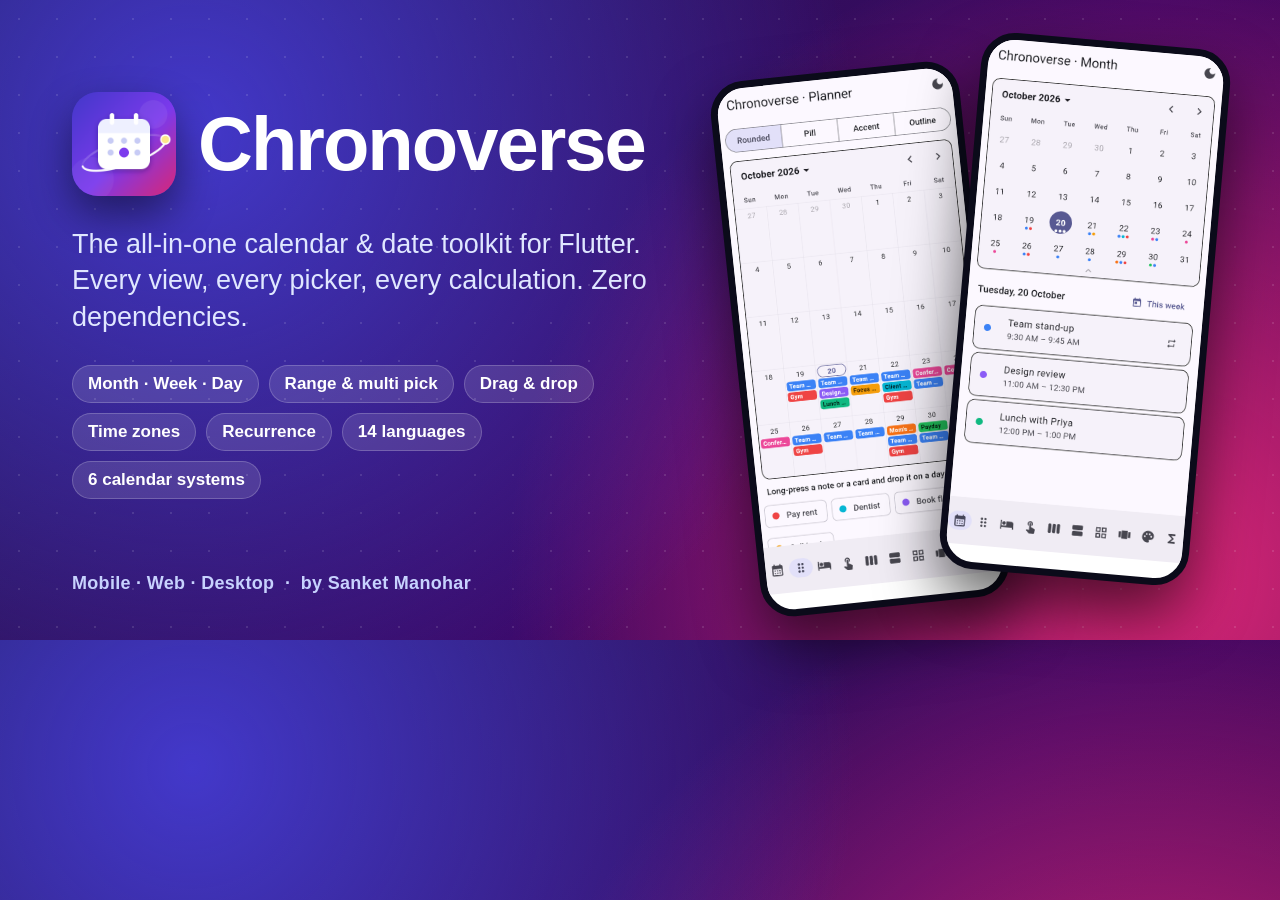
<file: doc/brand/banner.html>
<!doctype html>
<html><head><meta charset="utf-8"><style>
*{box-sizing:border-box;margin:0;padding:0}
body{width:1280px;height:640px;font-family:'Inter',sans-serif;overflow:hidden;
 background:radial-gradient(circle at 15% 20%,#4338CA 0,transparent 55%),radial-gradient(circle at 90% 90%,#DB2777 0,transparent 50%),linear-gradient(135deg,#1E1B4B,#3B0764 60%,#4A044E);color:#fff;position:relative}
.stars{position:absolute;inset:0;background-image:radial-gradient(#ffffff55 1px,transparent 1px);background-size:38px 38px;opacity:.35}
.left{position:absolute;left:72px;top:92px;width:600px}
.brand{display:flex;align-items:center;gap:22px}
.brand img{width:104px;height:104px;border-radius:26px;box-shadow:0 18px 40px #0007}
h1{font-size:76px;font-weight:800;letter-spacing:-2px;line-height:1}
.tag{margin-top:30px;font-size:27px;line-height:1.35;color:#E0E7FF;font-weight:500}
.pills{margin-top:30px;display:flex;flex-wrap:wrap;gap:10px;width:560px}
.pill{padding:8px 15px;border-radius:999px;background:#ffffff1f;border:1px solid #ffffff33;font-size:17px;font-weight:600}
.foot{position:absolute;left:72px;bottom:46px;font-size:18px;color:#C7D2FE;font-weight:600;letter-spacing:.3px}
.phone{position:absolute;width:250px;height:538px;border-radius:34px;overflow:hidden;border:7px solid #0B0B1A;box-shadow:0 30px 60px #0009;background:#fff}
.phone img{width:100%;display:block}
.p1{left:735px;top:70px;transform:rotate(-6deg)}
.p2{left:960px;top:40px;transform:rotate(5deg)}
</style></head><body><div class="stars"></div>
<div class="left">
 <div class="brand"><img src="logo.png"><h1>Chronoverse</h1></div>
 <div class="tag">The all-in-one calendar &amp; date toolkit for Flutter. Every view, every picker, every calculation. Zero dependencies.</div>
 <div class="pills"><span class="pill">Month · Week · Day</span><span class="pill">Range &amp; multi pick</span><span class="pill">Drag &amp; drop</span><span class="pill">Time zones</span><span class="pill">Recurrence</span><span class="pill">14 languages</span><span class="pill">6 calendar systems</span></div>
</div>
<div class="foot">Mobile · Web · Desktop &nbsp;·&nbsp; by Sanket Manohar</div>
<div class="phone p1"><img src="../screenshots/planner.png"></div>
<div class="phone p2"><img src="../screenshots/month.png"></div>
</body></html>
</file>
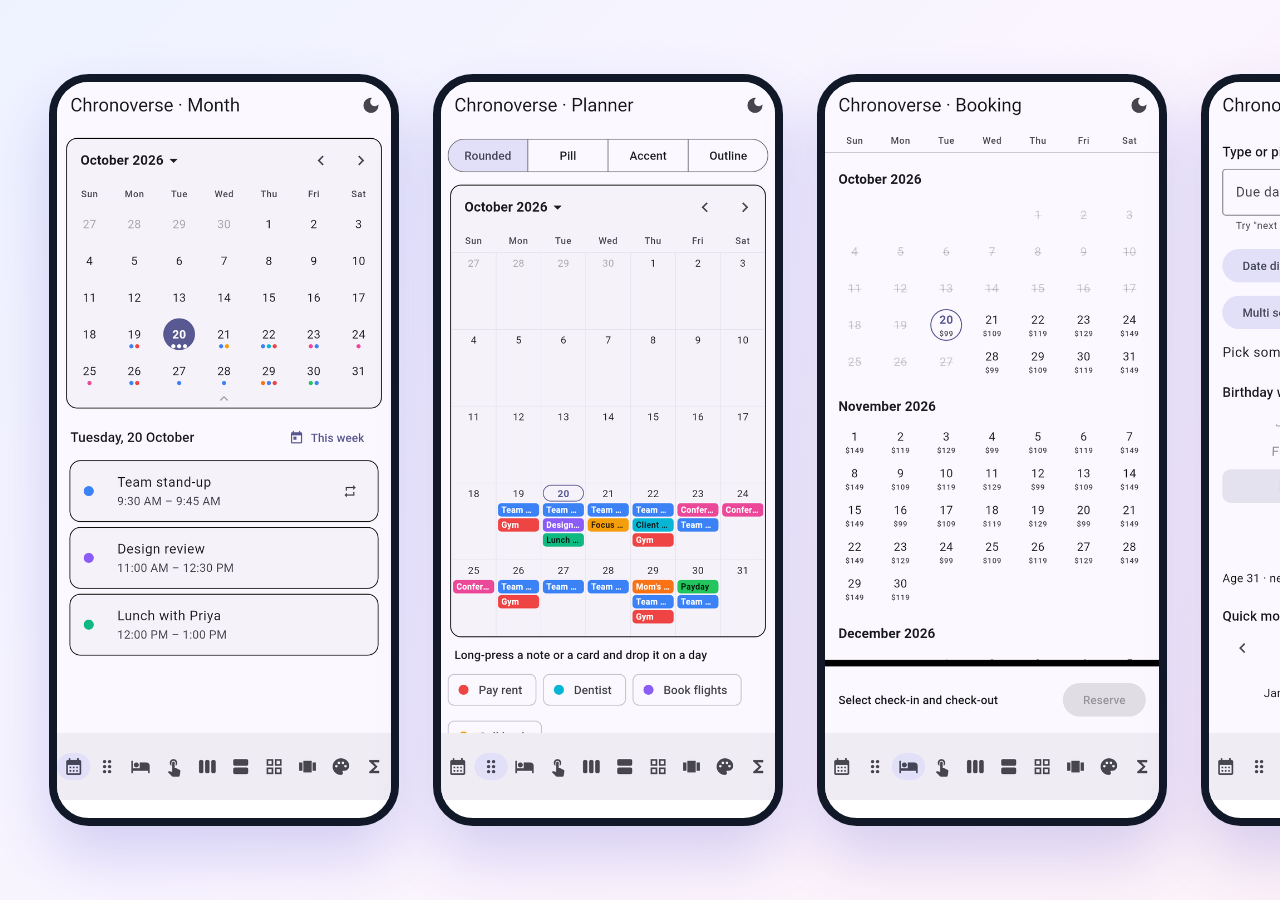
<file: doc/brand/showcase1.html>
<!doctype html><html><head><meta charset="utf-8"><style>
*{margin:0;padding:0;box-sizing:border-box}
body{width:1600px;height:900px;background:linear-gradient(135deg,#EEF2FF,#FAF5FF 50%,#FDF2F8);display:flex;align-items:center;justify-content:center;gap:34px}
.phone{width:350px;height:752px;border-radius:40px;border:8px solid #111827;overflow:hidden;box-shadow:0 30px 60px #4338ca33;background:#fff}
.phone img{width:100%;display:block}
</style></head><body><div class='phone'><img src='../screenshots/month.png'></div><div class='phone'><img src='../screenshots/planner.png'></div><div class='phone'><img src='../screenshots/booking.png'></div><div class='phone'><img src='../screenshots/pickers.png'></div></body></html>
</file>
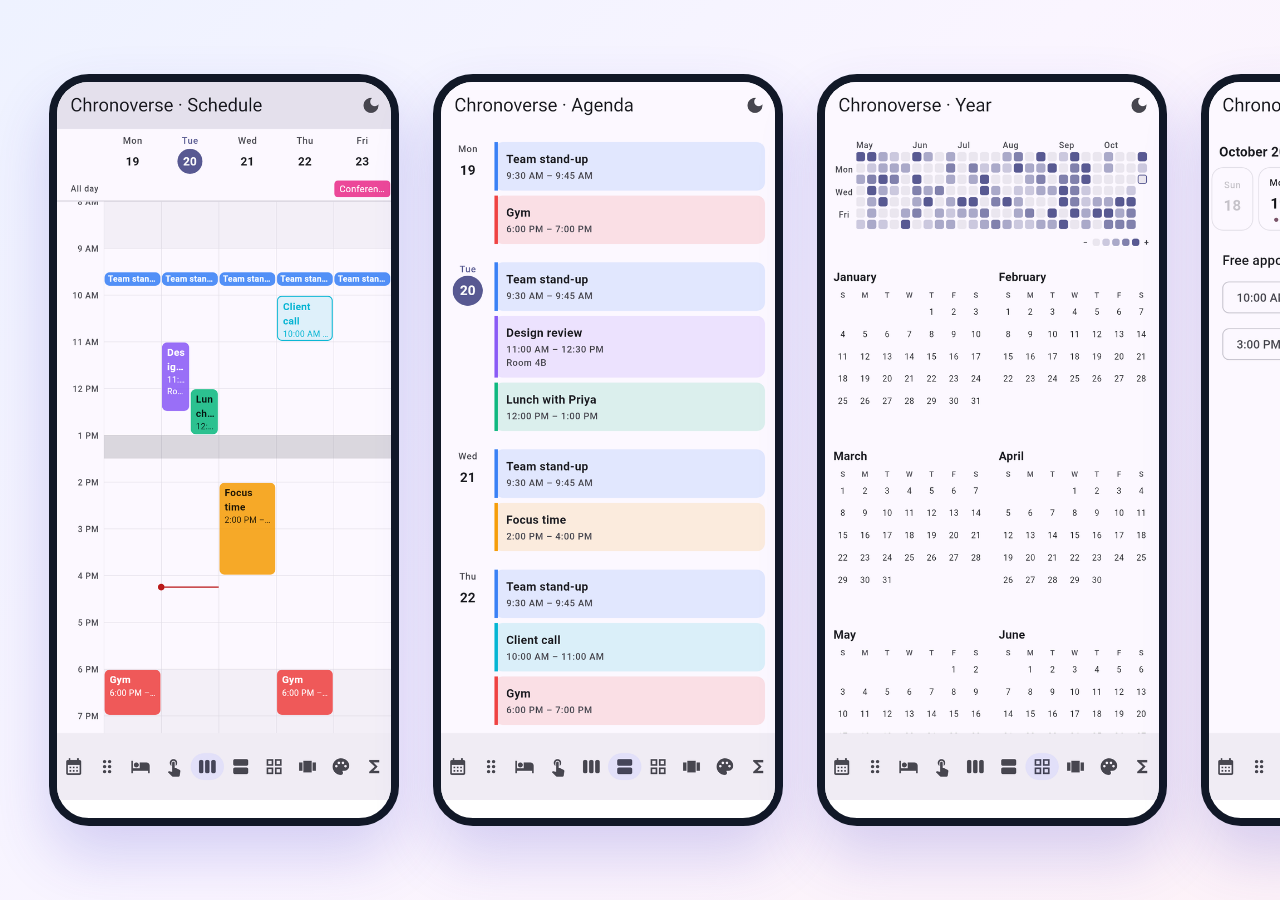
<file: doc/brand/showcase2.html>
<!doctype html><html><head><meta charset="utf-8"><style>
*{margin:0;padding:0;box-sizing:border-box}
body{width:1600px;height:900px;background:linear-gradient(135deg,#EEF2FF,#FAF5FF 50%,#FDF2F8);display:flex;align-items:center;justify-content:center;gap:34px}
.phone{width:350px;height:752px;border-radius:40px;border:8px solid #111827;overflow:hidden;box-shadow:0 30px 60px #4338ca33;background:#fff}
.phone img{width:100%;display:block}
</style></head><body><div class='phone'><img src='../screenshots/schedule.png'></div><div class='phone'><img src='../screenshots/agenda.png'></div><div class='phone'><img src='../screenshots/year.png'></div><div class='phone'><img src='../screenshots/strip.png'></div></body></html>
</file>
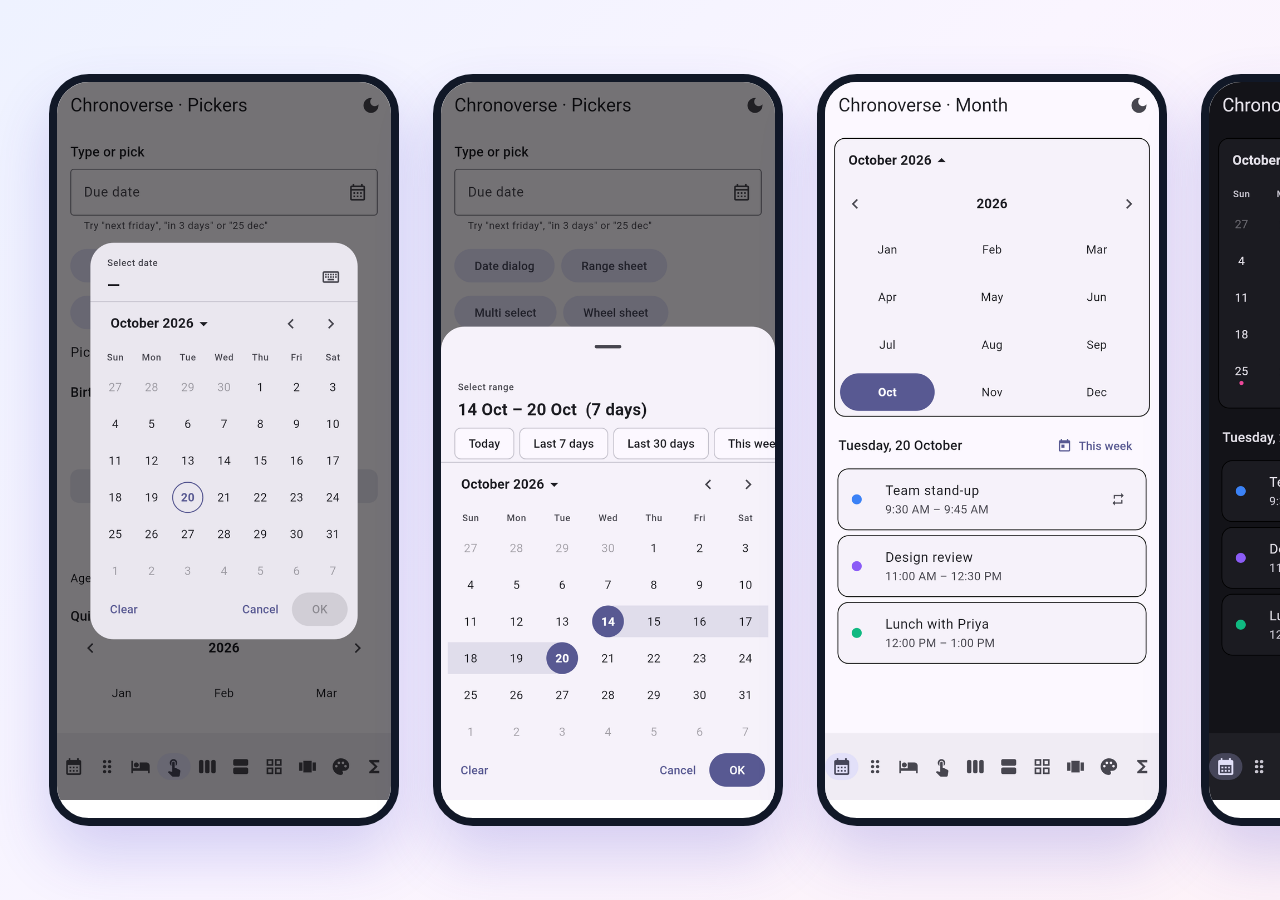
<file: doc/brand/showcase3.html>
<!doctype html><html><head><meta charset="utf-8"><style>
*{margin:0;padding:0;box-sizing:border-box}
body{width:1600px;height:900px;background:linear-gradient(135deg,#EEF2FF,#FAF5FF 50%,#FDF2F8);display:flex;align-items:center;justify-content:center;gap:34px}
.phone{width:350px;height:752px;border-radius:40px;border:8px solid #111827;overflow:hidden;box-shadow:0 30px 60px #4338ca33;background:#fff}
.phone img{width:100%;display:block}
</style></head><body><div class='phone'><img src='../screenshots/date_dialog.png'></div><div class='phone'><img src='../screenshots/range_sheet.png'></div><div class='phone'><img src='../screenshots/quick_picker.png'></div><div class='phone'><img src='../screenshots/month_dark.png'></div></body></html>
</file>
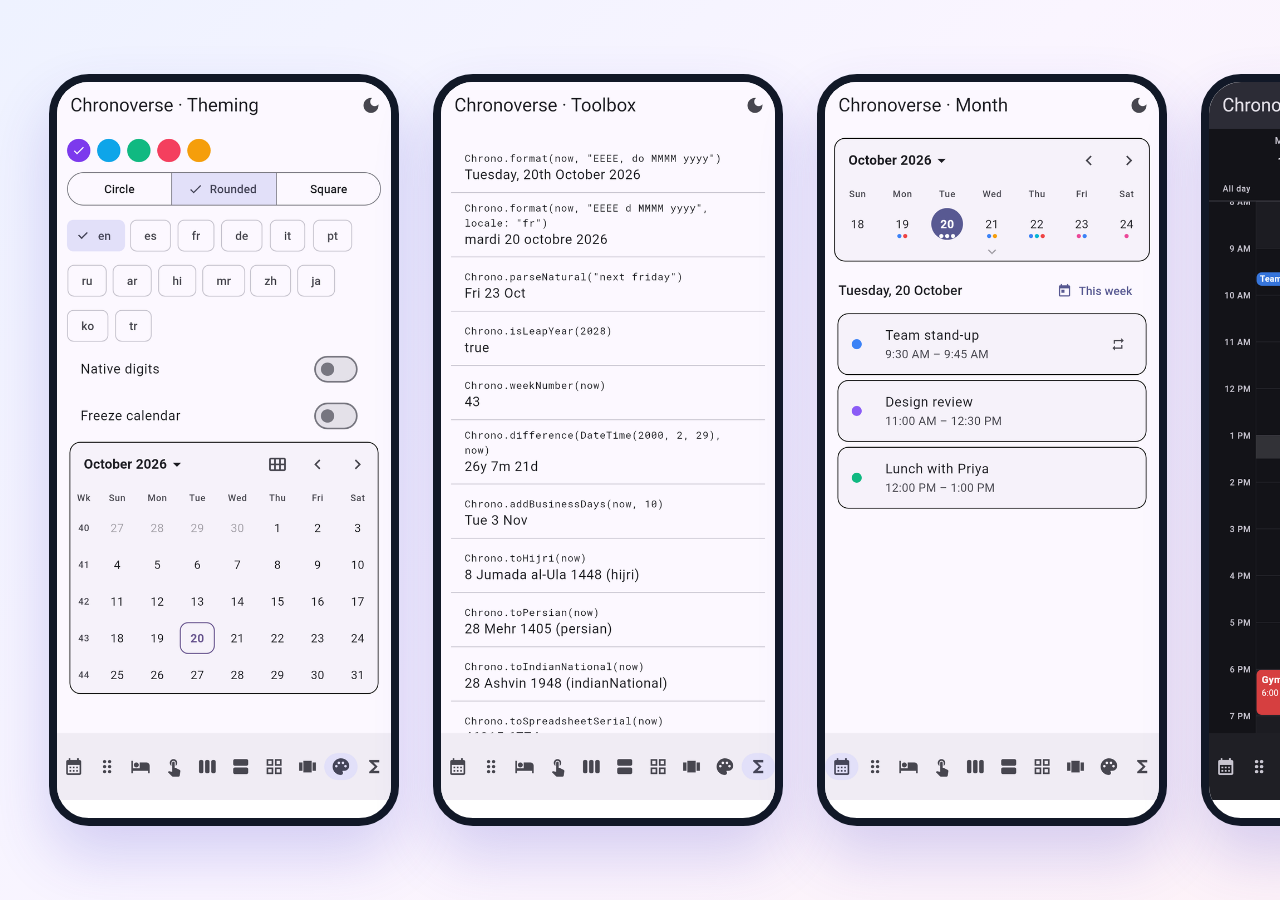
<file: doc/brand/showcase4.html>
<!doctype html><html><head><meta charset="utf-8"><style>
*{margin:0;padding:0;box-sizing:border-box}
body{width:1600px;height:900px;background:linear-gradient(135deg,#EEF2FF,#FAF5FF 50%,#FDF2F8);display:flex;align-items:center;justify-content:center;gap:34px}
.phone{width:350px;height:752px;border-radius:40px;border:8px solid #111827;overflow:hidden;box-shadow:0 30px 60px #4338ca33;background:#fff}
.phone img{width:100%;display:block}
</style></head><body><div class='phone'><img src='../screenshots/theming.png'></div><div class='phone'><img src='../screenshots/toolbox.png'></div><div class='phone'><img src='../screenshots/week_collapsed.png'></div><div class='phone'><img src='../screenshots/schedule_dark.png'></div></body></html>
</file>
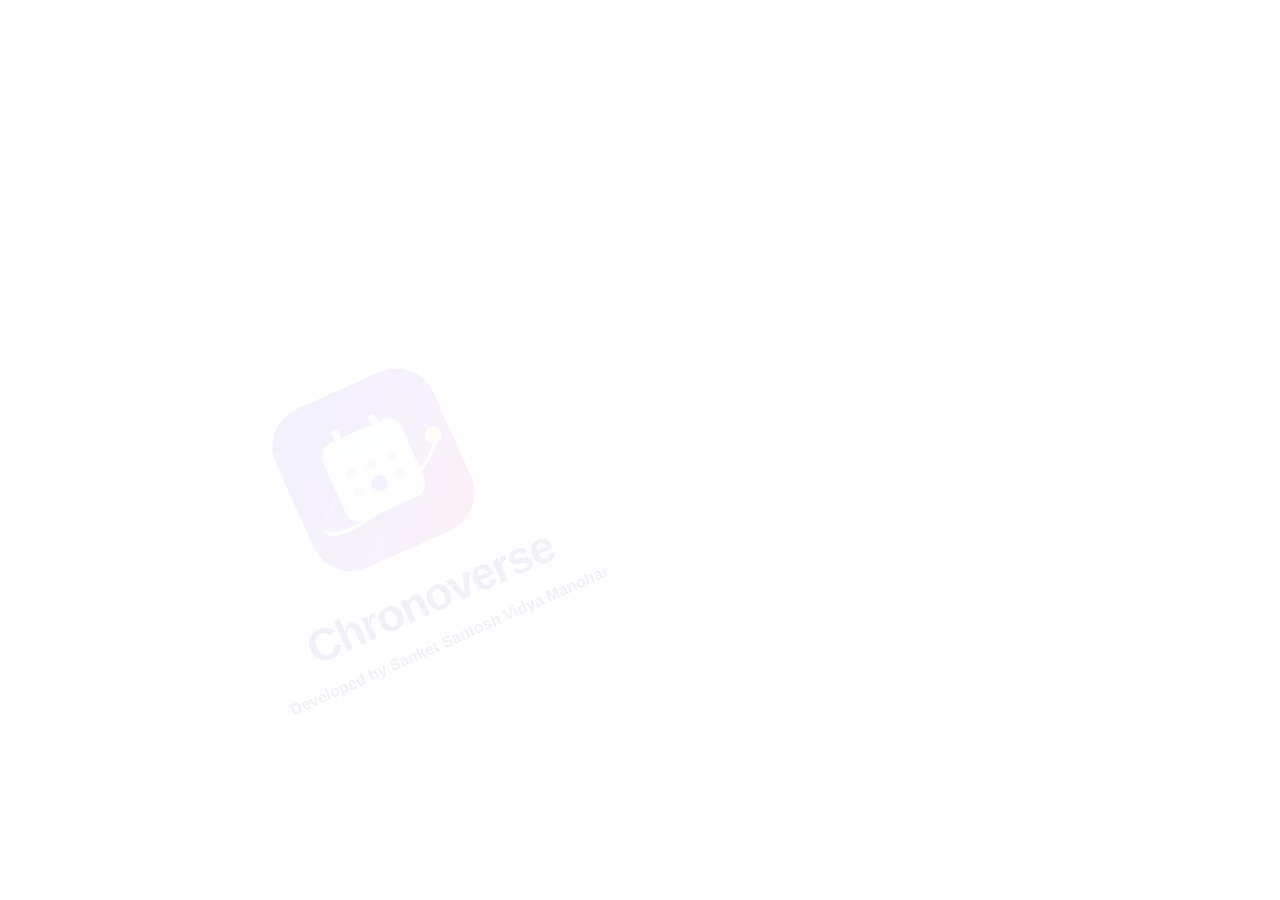
<file: doc/guides/src/watermark.html>
<!doctype html>
<html><head><meta charset="utf-8"><title>Watermark</title>
<link rel="stylesheet" href="guide.css">
<style>
@page { size: A4; margin: 0; }
html, body { background: transparent; }
.watermark { position: absolute; left: 30mm; top: 100mm; width: 150mm; text-align: center;
  transform: rotate(-24deg); opacity: .06; }
.watermark img { width: 46mm; height: 46mm; border-radius: 11mm; }
.watermark .wm-name { font-size: 34pt; font-weight: 800; letter-spacing: -1pt; color: #312e81; margin-top: 3mm; }
.watermark .wm-by { font-size: 12pt; font-weight: 600; color: #312e81; }
</style></head><body>
<div class="watermark">
  <img src="wm-logo.png" alt="">
  <div class="wm-name">Chronoverse</div>
  <div class="wm-by">Developed by Sanket Santosh Vidya Manohar</div>
</div>
</body></html>
</file>
<file: doc/guides/src/guide.css>
@page { size: A4; margin: 22mm 18mm 20mm 18mm; }
* { box-sizing: border-box; }
html { -webkit-print-color-adjust: exact; print-color-adjust: exact; }
body { font-family: 'Inter', sans-serif; color: #1f2333; font-size: 10.5pt; line-height: 1.55; margin: 0; }
.cover { height: 297mm; width: 210mm; position: relative; overflow: hidden; color: #fff;
  background: radial-gradient(circle at 85% 10%, #8b7cf6 0, transparent 45%),
              radial-gradient(circle at 10% 90%, #22d3ee55 0, transparent 40%),
              linear-gradient(160deg, #1e1b4b 0%, #312e81 45%, #4338ca 100%);
  page-break-after: always; padding: 34mm 22mm; }
.cover .logo { width: 34mm; height: 34mm; border-radius: 8mm; box-shadow: 0 8mm 20mm rgba(0,0,0,.35); }
.cover h1 { font-size: 44pt; letter-spacing: -1.5pt; margin: 16mm 0 0; font-weight: 800; }
.cover h2 { font-size: 22pt; font-weight: 500; margin: 2mm 0 0; color: #c7d2fe; }
.cover p.lead { font-size: 13pt; max-width: 100mm; color: #e0e7ff; margin-top: 10mm; }
.cover .meta { position: absolute; left: 22mm; bottom: 26mm; font-size: 10pt; color: #c7d2fe; line-height: 1.8; }
.cover .shot { position: absolute; right: -10mm; bottom: -30mm; width: 86mm; border-radius: 6mm;
  box-shadow: 0 10mm 30mm rgba(0,0,0,.45); transform: rotate(-6deg); }
.toc { page-break-after: always; }
.toc ol { padding-left: 11mm; font-size: 11.5pt; line-height: 2; }
h1.section { font-size: 20pt; color: #312e81; margin: 0 0 4mm; padding-top: 2mm; letter-spacing: -.4pt;
  page-break-before: always; border-bottom: 2px solid #e0e7ff; padding-bottom: 2mm; }
h1.section .num { color: #6366f1; margin-right: 3mm; }
h2 { font-size: 13pt; color: #3730a3; margin: 6mm 0 2mm; page-break-after: avoid; }
h3 { font-size: 11pt; margin: 4mm 0 1mm; page-break-after: avoid; }
p { margin: 0 0 2.5mm; }
code { font-family: 'DejaVu Sans Mono', monospace; font-size: 8.8pt; background: #eef2ff; color: #3730a3;
  padding: .3mm 1.2mm; border-radius: 1mm; }
pre { background: #0f172a; color: #e2e8f0; border-radius: 3mm; padding: 4mm 5mm; font-size: 8.4pt;
  line-height: 1.5; overflow: hidden; white-space: pre-wrap; page-break-inside: avoid; margin: 2mm 0 4mm; }
pre code { background: none; color: inherit; padding: 0; font-size: inherit; }
pre .c { color: #94a3b8; } pre .k { color: #c4b5fd; } pre .s { color: #86efac; }
table { width: 100%; border-collapse: collapse; margin: 2mm 0 4mm; font-size: 9.4pt; page-break-inside: auto; }
th { text-align: left; background: #eef2ff; color: #312e81; font-weight: 600; }
th, td { padding: 1.8mm 2.5mm; border-bottom: 1px solid #e5e7eb; vertical-align: top; }
tr { page-break-inside: avoid; }
.note, .warn, .tip { border-radius: 3mm; padding: 3mm 4mm; margin: 3mm 0 4mm; page-break-inside: avoid; }
.note { background: #eff6ff; border-left: 1.2mm solid #3b82f6; }
.tip { background: #ecfdf5; border-left: 1.2mm solid #10b981; }
.warn { background: #fff7ed; border-left: 1.2mm solid #f97316; }
.steps { counter-reset: s; list-style: none; padding: 0; }
.steps > li { counter-increment: s; position: relative; padding-left: 10mm; margin-bottom: 3mm; }
.steps > li::before { content: counter(s); position: absolute; left: 0; top: 0; width: 6.5mm; height: 6.5mm;
  border-radius: 50%; background: #4f46e5; color: #fff; font-weight: 700; font-size: 9pt; text-align: center;
  line-height: 6.5mm; }
.shots { display: flex; gap: 4mm; justify-content: center; margin: 3mm 0 5mm; page-break-inside: avoid; }
.shots figure { margin: 0; text-align: center; font-size: 8.5pt; color: #64748b; }
.shots img { width: 52mm; border-radius: 3mm; box-shadow: 0 1mm 4mm rgba(15,23,42,.18); display: block; margin-bottom: 1.5mm; }
.shots.wide img { width: 160mm; }
.grid2 { display: grid; grid-template-columns: 1fr 1fr; gap: 4mm; }
.card { border: 1px solid #e0e7ff; border-radius: 3mm; padding: 3mm 4mm; page-break-inside: avoid; }
.card h3 { margin-top: 0; color: #4338ca; }
.legal { font-size: 9pt; color: #334155; }
.legal h2 { font-size: 11pt; }
</file>
